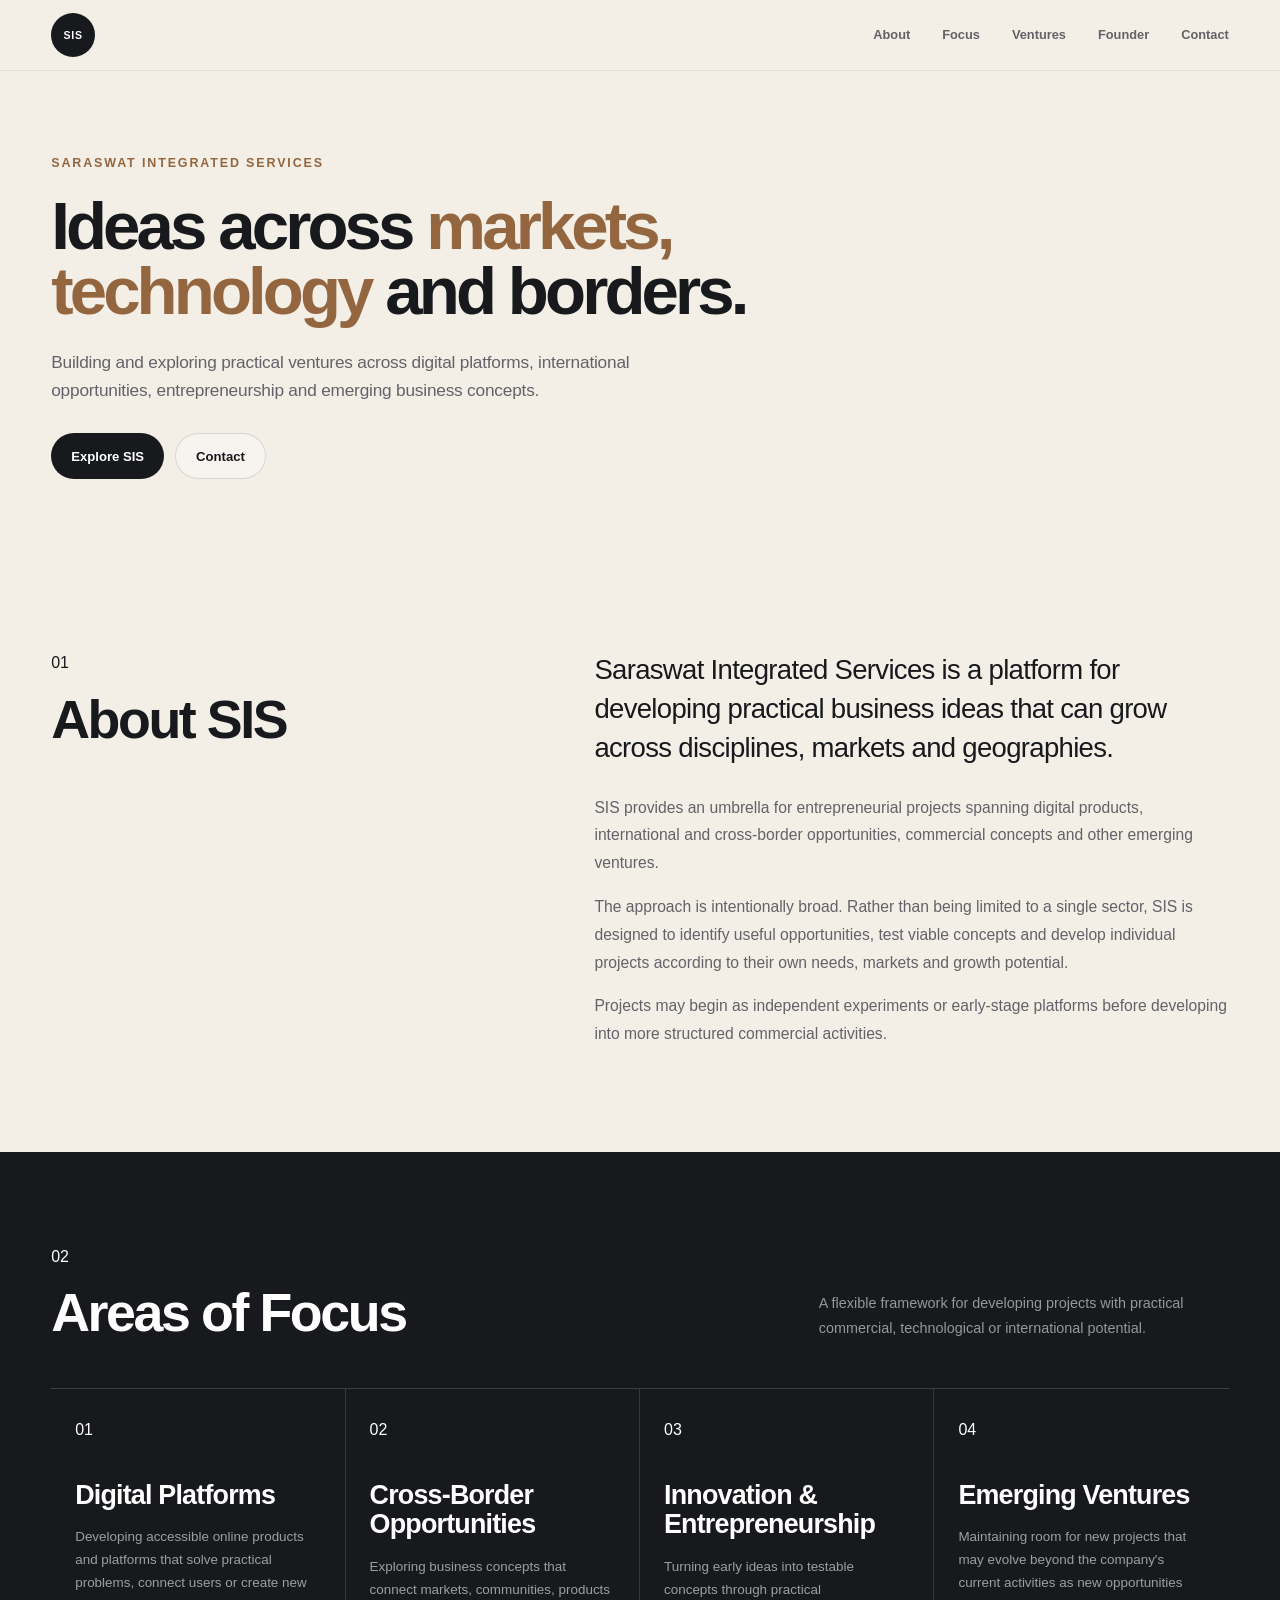
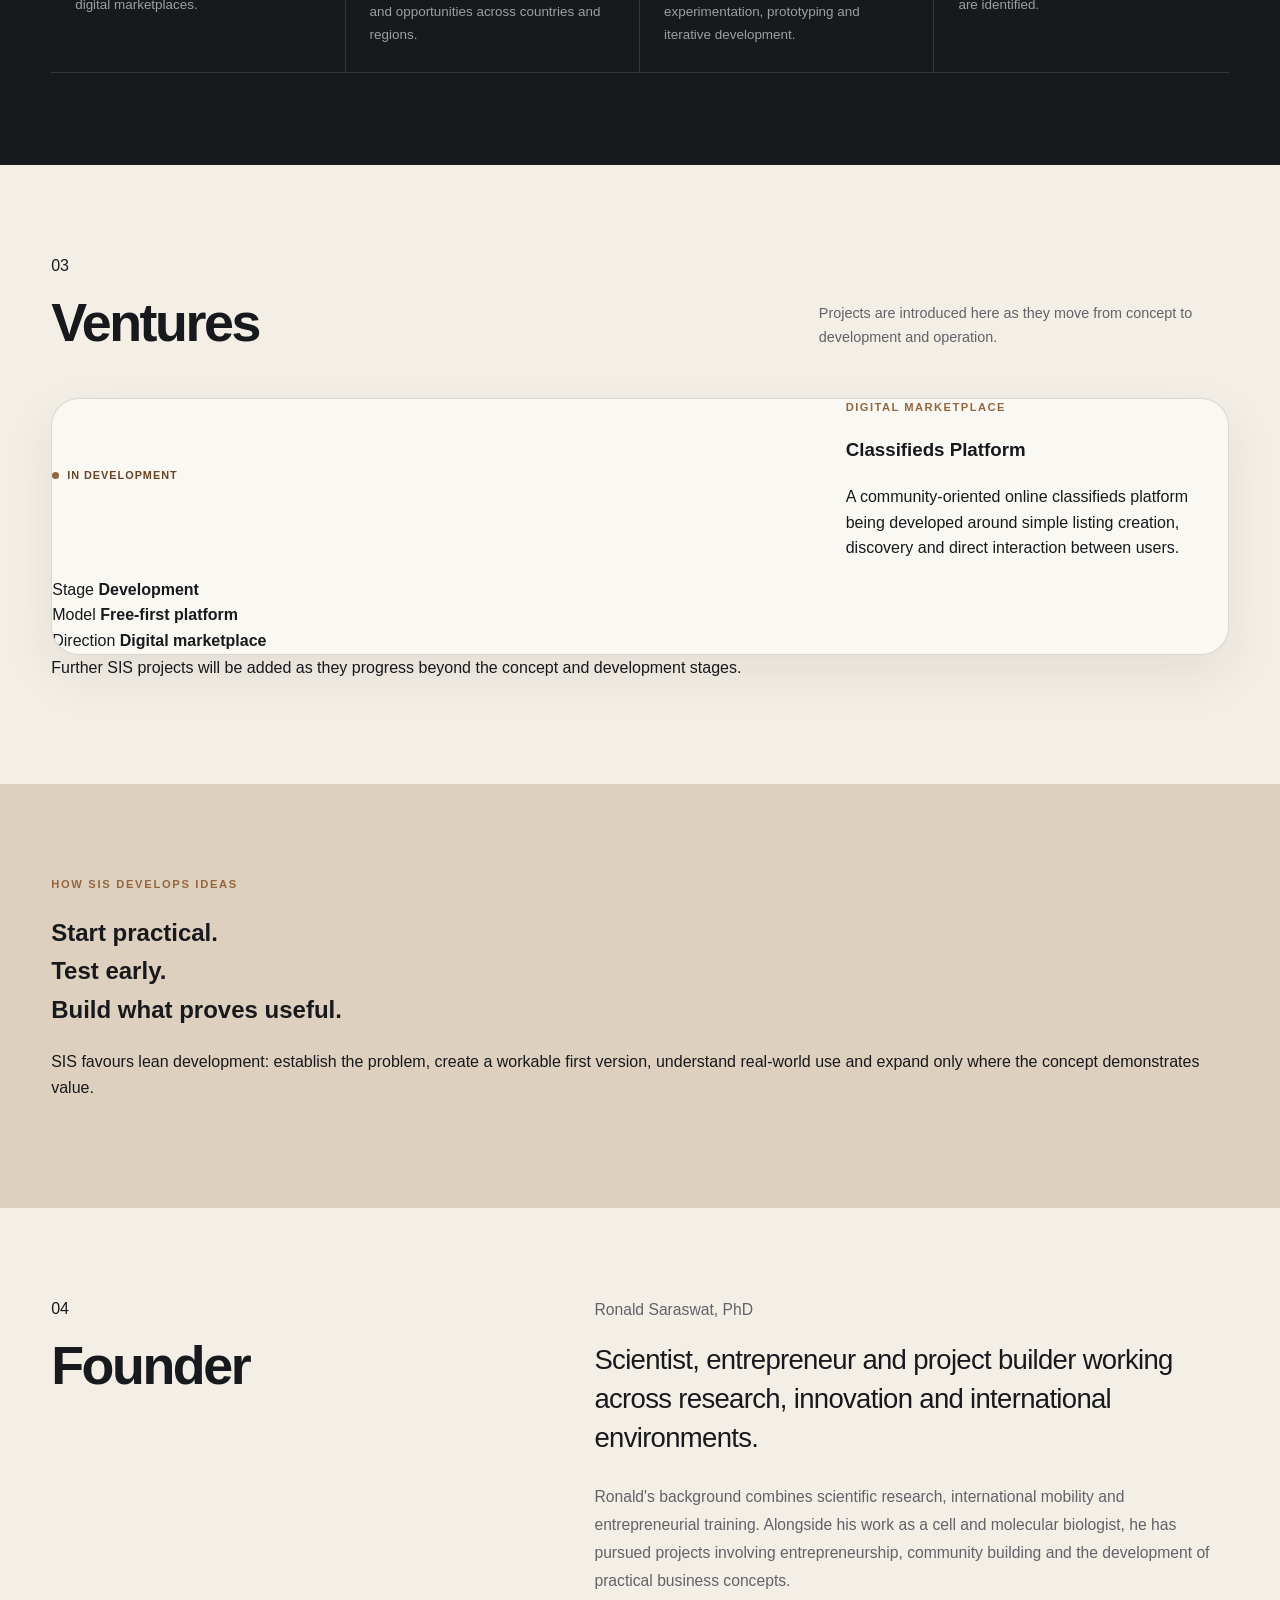
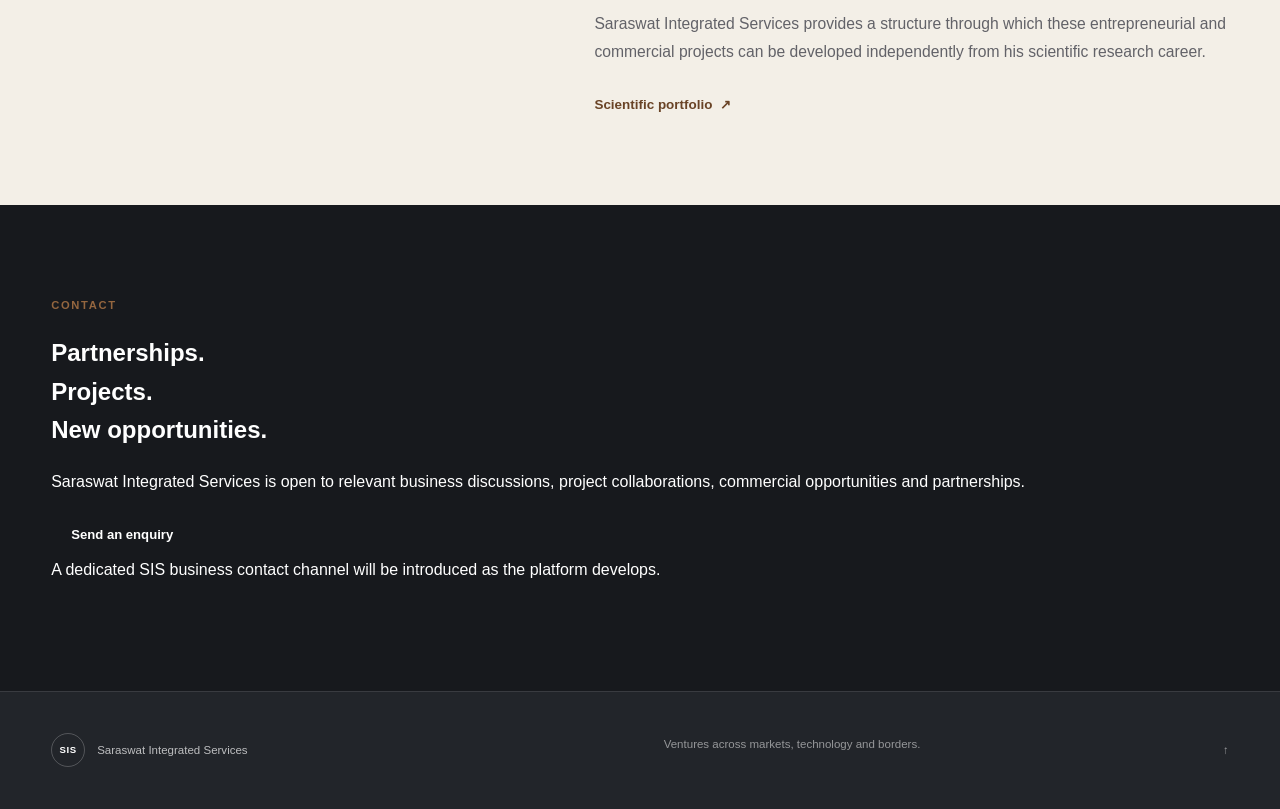
<file: Index.html>
<!DOCTYPE html>
<html lang="en">

<head>

    <meta charset="UTF-8">

    <meta
        name="viewport"
        content="width=device-width, initial-scale=1.0"
    >

    <title>
        Saraswat Integrated Services | Ventures Across Markets & Technology
    </title>

    <meta
        name="description"
        content="Saraswat Integrated Services is an India-based venture platform exploring digital products, international opportunities, entrepreneurship and emerging business concepts."
    >

    <meta
        name="author"
        content="Saraswat Integrated Services"
    >

    <meta
        name="robots"
        content="noindex, nofollow"
    >

    <meta
        name="theme-color"
        content="#f3efe7"
    >

    <link
        rel="stylesheet"
        href="css/style.css?v=1"
    >

</head>


<body>


    <a
        class="skip-link"
        href="#main-content"
    >
        Skip to content
    </a>


    <!-- =========================
         NAVIGATION
    ========================== -->

    <header class="site-header">

        <div class="nav-container">

            <a
                class="brand"
                href="#home"
                aria-label="Saraswat Integrated Services homepage"
            >
                SIS
            </a>


            <button
                class="menu-toggle"
                aria-label="Open navigation menu"
                aria-expanded="false"
                aria-controls="primary-navigation"
            >
                <span></span>
                <span></span>
            </button>


            <nav
                id="primary-navigation"
                class="site-nav"
                aria-label="Primary navigation"
            >

                <a href="#about">
                    About
                </a>

                <a href="#focus">
                    Focus
                </a>

                <a href="#ventures">
                    Ventures
                </a>

                <a href="#founder">
                    Founder
                </a>

                <a href="#contact">
                    Contact
                </a>

            </nav>

        </div>

    </header>



    <main id="main-content">


        <!-- =========================
             HERO
        ========================== -->

        <section
            id="home"
            class="hero"
        >

            <div class="hero-inner">

                <p class="eyebrow">
                    Saraswat Integrated Services
                </p>


                <h1>
                    Ideas across
                    <span>markets, technology</span>
                    and borders.
                </h1>


                <p class="hero-statement">
                    Building and exploring practical ventures across
                    digital platforms, international opportunities,
                    entrepreneurship and emerging business concepts.
                </p>


                <div class="hero-actions">

                    <a
                        class="button button-primary"
                        href="#ventures"
                    >
                        Explore SIS
                    </a>

                    <a
                        class="button button-secondary"
                        href="#contact"
                    >
                        Contact
                    </a>

                </div>


                <div
                    class="hero-line"
                    aria-hidden="true"
                ></div>

            </div>

        </section>



        <!-- =========================
             ABOUT
        ========================== -->

        <section
            id="about"
            class="section"
        >

            <div class="section-grid">

                <div class="section-heading">

                    <p class="section-number">
                        01
                    </p>

                    <h2>
                        About SIS
                    </h2>

                </div>


                <div class="section-content">

                    <p class="large-copy">
                        Saraswat Integrated Services is a platform for
                        developing practical business ideas that can grow
                        across disciplines, markets and geographies.
                    </p>


                    <p>
                        SIS provides an umbrella for entrepreneurial projects
                        spanning digital products, international and
                        cross-border opportunities, commercial concepts
                        and other emerging ventures.
                    </p>


                    <p>
                        The approach is intentionally broad. Rather than being
                        limited to a single sector, SIS is designed to identify
                        useful opportunities, test viable concepts and develop
                        individual projects according to their own needs,
                        markets and growth potential.
                    </p>


                    <p>
                        Projects may begin as independent experiments or
                        early-stage platforms before developing into more
                        structured commercial activities.
                    </p>

                </div>

            </div>

        </section>



        <!-- =========================
             FOCUS
        ========================== -->

        <section
            id="focus"
            class="section section-dark"
        >

            <div class="section-header">

                <div>

                    <p class="section-number">
                        02
                    </p>

                    <h2>
                        Areas of Focus
                    </h2>

                </div>


                <p>
                    A flexible framework for developing projects with
                    practical commercial, technological or international
                    potential.
                </p>

            </div>


            <div class="focus-grid">


                <article class="focus-card">

                    <span>
                        01
                    </span>

                    <h3>
                        Digital Platforms
                    </h3>

                    <p>
                        Developing accessible online products and platforms
                        that solve practical problems, connect users or
                        create new digital marketplaces.
                    </p>

                </article>


                <article class="focus-card">

                    <span>
                        02
                    </span>

                    <h3>
                        Cross-Border Opportunities
                    </h3>

                    <p>
                        Exploring business concepts that connect markets,
                        communities, products and opportunities across
                        countries and regions.
                    </p>

                </article>


                <article class="focus-card">

                    <span>
                        03
                    </span>

                    <h3>
                        Innovation & Entrepreneurship
                    </h3>

                    <p>
                        Turning early ideas into testable concepts through
                        practical experimentation, prototyping and
                        iterative development.
                    </p>

                </article>


                <article class="focus-card">

                    <span>
                        04
                    </span>

                    <h3>
                        Emerging Ventures
                    </h3>

                    <p>
                        Maintaining room for new projects that may evolve
                        beyond the company's current activities as new
                        opportunities are identified.
                    </p>

                </article>


            </div>

        </section>



        <!-- =========================
             VENTURES
        ========================== -->

        <section
            id="ventures"
            class="section ventures-section"
        >

            <div class="section-header">

                <div>

                    <p class="section-number">
                        03
                    </p>

                    <h2>
                        Ventures
                    </h2>

                </div>


                <p>
                    Projects are introduced here as they move from concept
                    to development and operation.
                </p>

            </div>


            <article class="venture-feature">

                <div class="venture-status">

                    <span class="status-dot"></span>

                    In development

                </div>


                <div class="venture-main">

                    <p class="venture-category">
                        Digital Marketplace
                    </p>

                    <h3>
                        Classifieds Platform
                    </h3>

                    <p>
                        A community-oriented online classifieds platform
                        being developed around simple listing creation,
                        discovery and direct interaction between users.
                    </p>

                </div>


                <div class="venture-meta">

                    <div>

                        <span>
                            Stage
                        </span>

                        <strong>
                            Development
                        </strong>

                    </div>


                    <div>

                        <span>
                            Model
                        </span>

                        <strong>
                            Free-first platform
                        </strong>

                    </div>


                    <div>

                        <span>
                            Direction
                        </span>

                        <strong>
                            Digital marketplace
                        </strong>

                    </div>

                </div>

            </article>


            <div class="future-ventures">

                <p>
                    Further SIS projects will be added as they progress
                    beyond the concept and development stages.
                </p>

            </div>

        </section>



        <!-- =========================
             APPROACH
        ========================== -->

        <section class="approach-section">

            <div class="approach-inner">

                <p class="eyebrow">
                    How SIS develops ideas
                </p>


                <h2>
                    Start practical.
                    <br>
                    Test early.
                    <br>
                    Build what proves useful.
                </h2>


                <p>
                    SIS favours lean development: establish the problem,
                    create a workable first version, understand real-world
                    use and expand only where the concept demonstrates value.
                </p>

            </div>

        </section>



        <!-- =========================
             FOUNDER
        ========================== -->

        <section
            id="founder"
            class="section"
        >

            <div class="section-grid founder-grid">


                <div class="section-heading">

                    <p class="section-number">
                        04
                    </p>

                    <h2>
                        Founder
                    </h2>

                </div>


                <div class="founder-content">

                    <p class="founder-name">
                        Ronald Saraswat, PhD
                    </p>


                    <p class="large-copy">
                        Scientist, entrepreneur and project builder
                        working across research, innovation and
                        international environments.
                    </p>


                    <p>
                        Ronald's background combines scientific research,
                        international mobility and entrepreneurial training.
                        Alongside his work as a cell and molecular biologist,
                        he has pursued projects involving entrepreneurship,
                        community building and the development of practical
                        business concepts.
                    </p>


                    <p>
                        Saraswat Integrated Services provides a structure
                        through which these entrepreneurial and commercial
                        projects can be developed independently from his
                        scientific research career.
                    </p>


                    <a
                        class="text-link"
                        href="https://ronald.saraswatintegratedservices.com/"
                        target="_blank"
                        rel="noopener noreferrer"
                    >
                        Scientific portfolio
                        <span aria-hidden="true">
                            ↗
                        </span>
                    </a>

                </div>

            </div>

        </section>



        <!-- =========================
             CONTACT
        ========================== -->

        <section
            id="contact"
            class="contact-section"
        >

            <div class="contact-inner">

                <p class="eyebrow">
                    Contact
                </p>


                <h2>
                    Partnerships.
                    <br>
                    Projects.
                    <br>
                    New opportunities.
                </h2>


                <p class="contact-copy">
                    Saraswat Integrated Services is open to relevant
                    business discussions, project collaborations,
                    commercial opportunities and partnerships.
                </p>


                <div class="contact-actions">

                    <a
                        class="button button-light"
                        href="https://ronald.saraswatintegratedservices.com/#contact"
                        target="_blank"
                        rel="noopener noreferrer"
                    >
                        Send an enquiry
                    </a>

                </div>


                <p class="contact-note">
                    A dedicated SIS business contact channel will be
                    introduced as the platform develops.
                </p>

            </div>

        </section>


    </main>



    <!-- =========================
         FOOTER
    ========================== -->

    <footer class="site-footer">

        <div class="footer-brand">

            <strong>
                SIS
            </strong>

            <span>
                Saraswat Integrated Services
            </span>

        </div>


        <p>
            Ventures across markets, technology and borders.
        </p>


        <a
            href="#home"
            aria-label="Back to top"
        >
            ↑
        </a>

    </footer>



    <script src="js/main.js"></script>


</body>

</html>
</file>
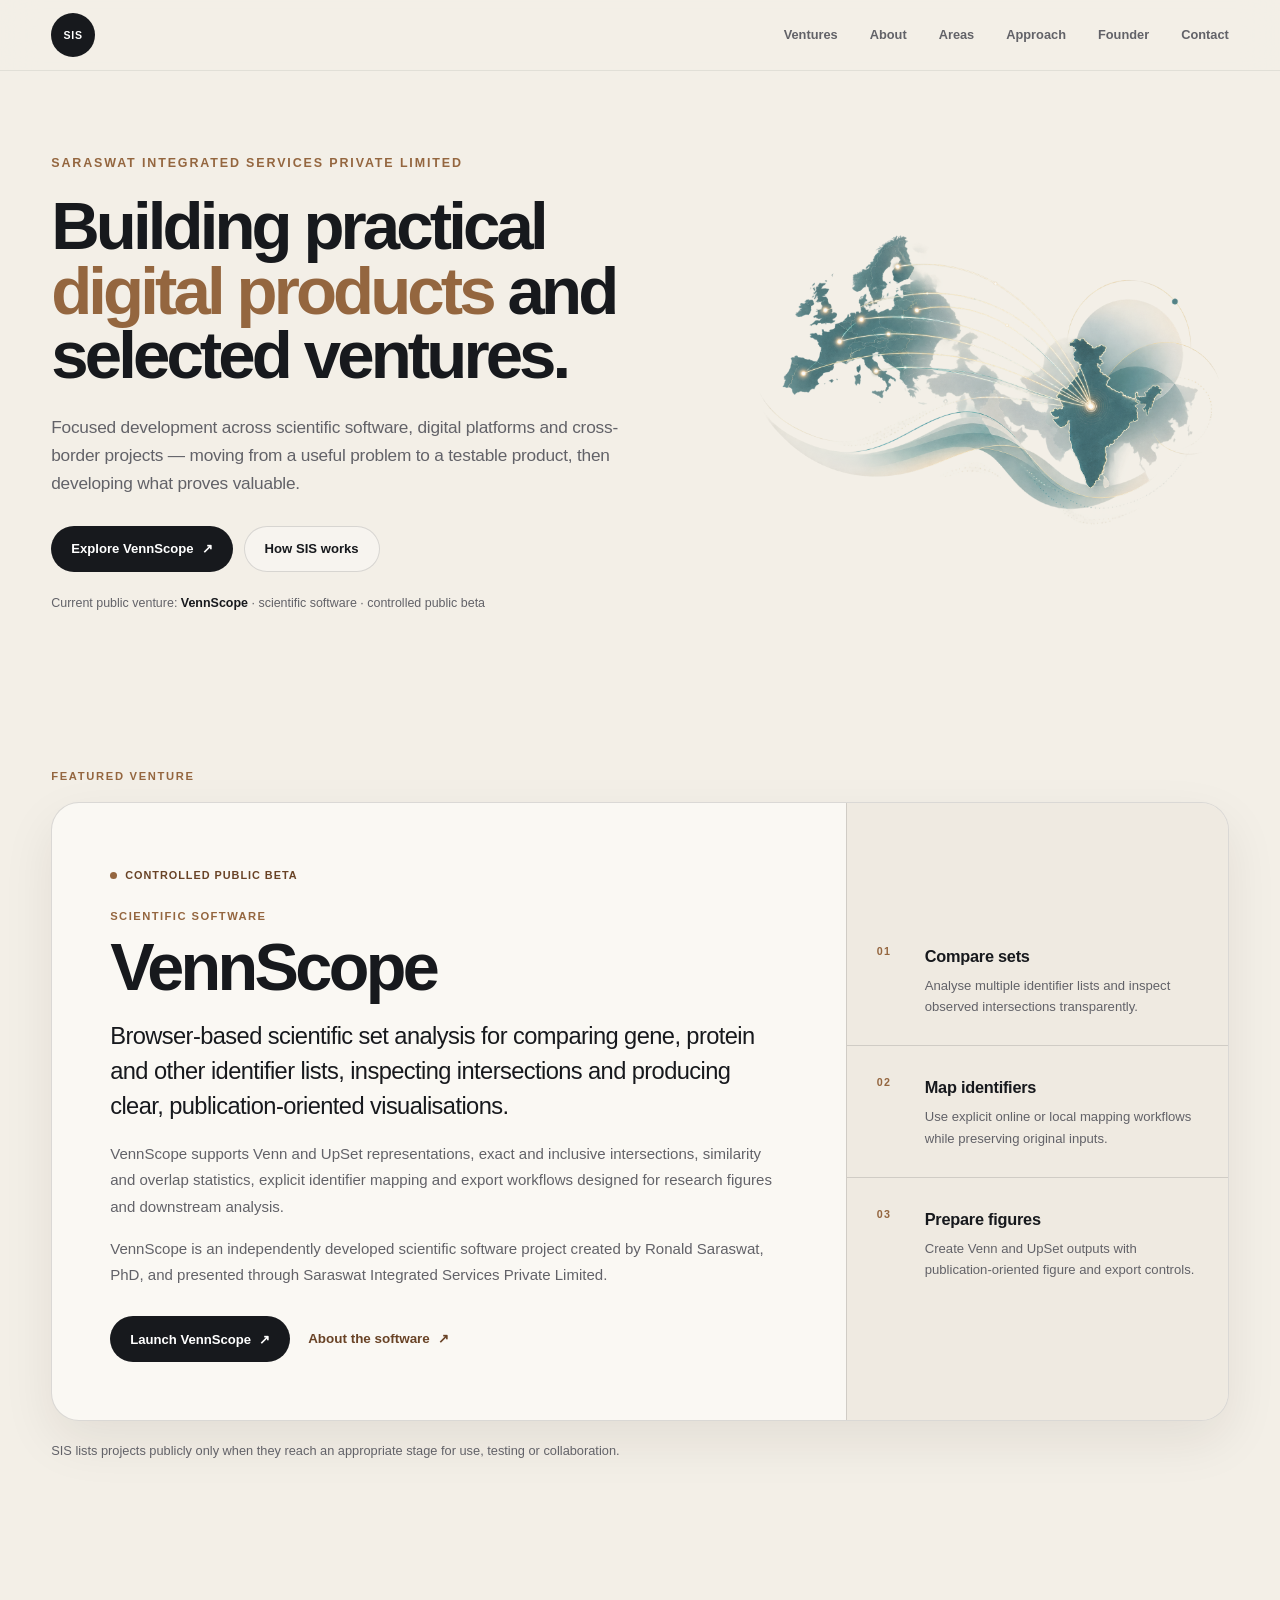
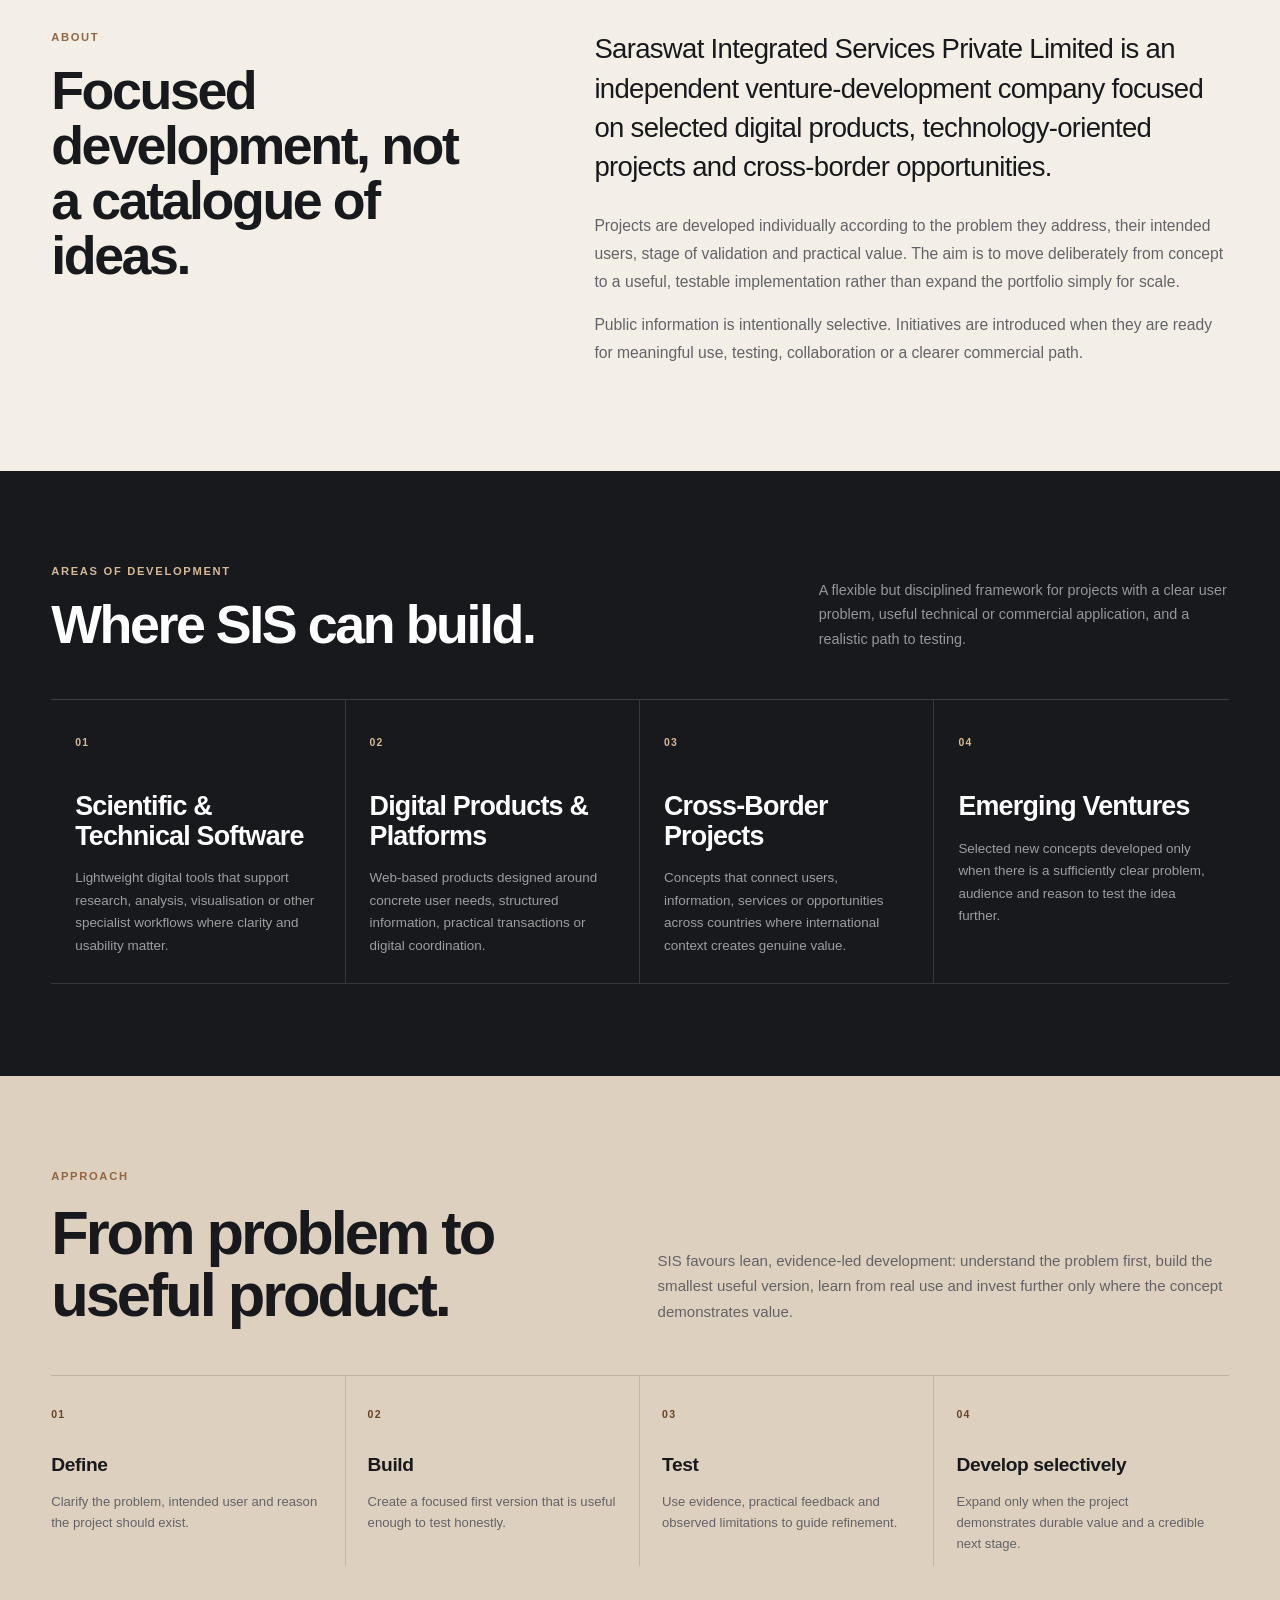
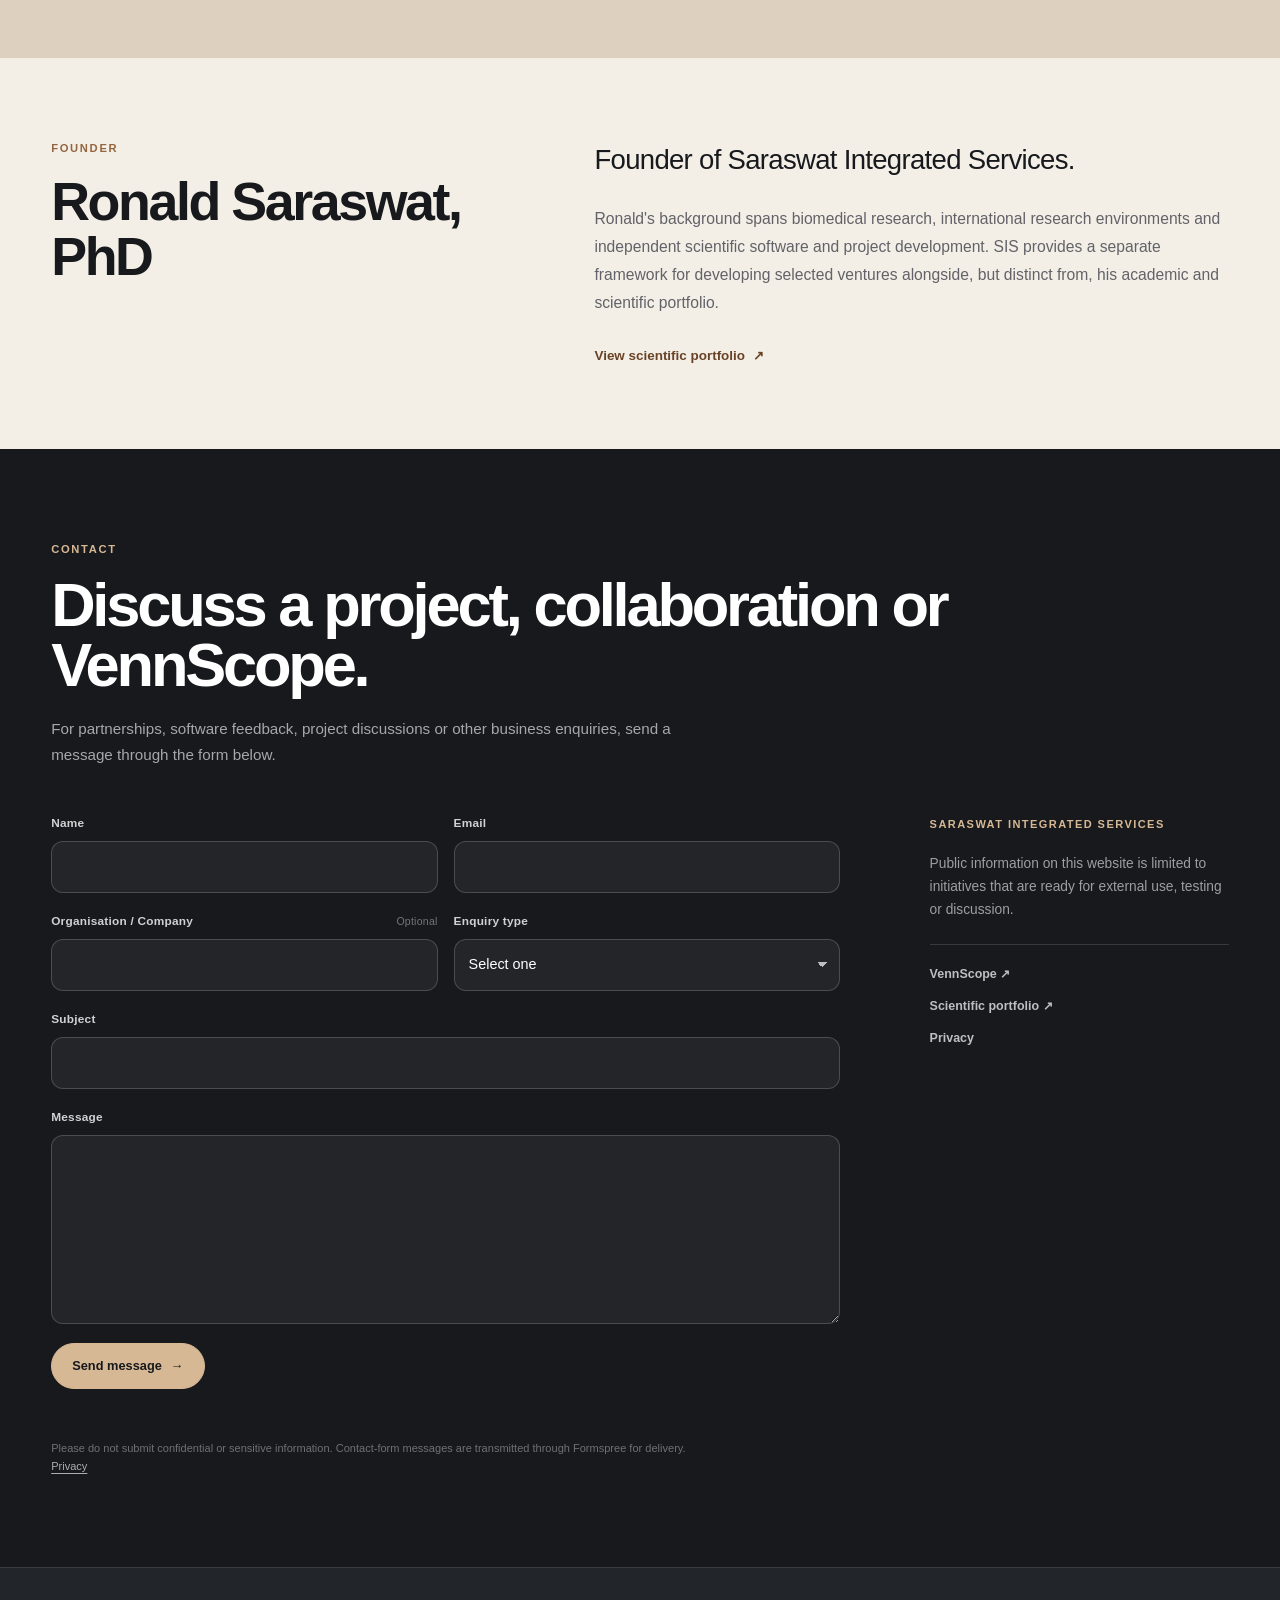
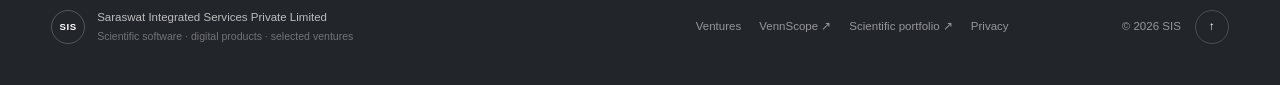
<file: index.html>
<!DOCTYPE html>
<html lang="en">
<head>
    <meta charset="UTF-8">
    <meta name="viewport" content="width=device-width, initial-scale=1.0">

    <title>Saraswat Integrated Services | Scientific Software, Digital Products & Ventures</title>
    <meta name="description" content="Saraswat Integrated Services Private Limited develops selected scientific software, digital products and cross-border projects through focused, iterative development. Explore VennScope and current public work.">
    <meta name="author" content="Saraswat Integrated Services Private Limited">

    <!-- Keep noindex during the final live-review phase. Remove when SIS is approved for search indexing. -->
    <meta name="robots" content="noindex, nofollow">

    <link rel="canonical" href="https://saraswatintegratedservices.com/">

    <meta property="og:type" content="website">
    <meta property="og:site_name" content="Saraswat Integrated Services">
    <meta property="og:title" content="Saraswat Integrated Services | Scientific Software, Digital Products & Ventures">
    <meta property="og:description" content="Selected scientific software, digital products and cross-border projects developed through focused, iterative development.">
    <meta property="og:url" content="https://saraswatintegratedservices.com/">
    <meta property="og:image" content="https://saraswatintegratedservices.com/assets/images/sis-social-card.png">
    <meta property="og:image:width" content="1200">
    <meta property="og:image:height" content="630">
    <meta property="og:image:alt" content="Saraswat Integrated Services — scientific software, digital products and selected ventures">

    <meta name="twitter:card" content="summary_large_image">
    <meta name="twitter:title" content="Saraswat Integrated Services | Scientific Software, Digital Products & Ventures">
    <meta name="twitter:description" content="Selected scientific software, digital products and cross-border projects developed through focused, iterative development.">
    <meta name="twitter:image" content="https://saraswatintegratedservices.com/assets/images/sis-social-card.png">

    <link rel="icon" href="/favicon.ico" sizes="any">
    <link rel="icon" type="image/svg+xml" href="/favicon.svg">
    <link rel="icon" type="image/png" sizes="32x32" href="/favicon-32x32.png">
    <link rel="icon" type="image/png" sizes="16x16" href="/favicon-16x16.png">
    <link rel="apple-touch-icon" sizes="180x180" href="/apple-touch-icon.png">
    <link rel="manifest" href="/site.webmanifest">

    <meta name="theme-color" content="#f3efe7">

    <link rel="stylesheet" href="/css/style.css?v=11">

    <script type="application/ld+json">
    {
      "@context": "https://schema.org",
      "@graph": [
        {
          "@type": "Organization",
          "@id": "https://saraswatintegratedservices.com/#organization",
          "name": "Saraswat Integrated Services Private Limited",
          "alternateName": "SIS",
          "url": "https://saraswatintegratedservices.com/",
          "logo": "https://saraswatintegratedservices.com/favicon-512x512.png",
          "description": "An independent venture-development company focused on selected scientific software, digital products and cross-border projects.",
          "founder": {
            "@type": "Person",
            "name": "Ronald Saraswat, PhD",
            "url": "https://ronald.saraswatintegratedservices.com/"
          }
        },
        {
          "@type": "WebSite",
          "@id": "https://saraswatintegratedservices.com/#website",
          "url": "https://saraswatintegratedservices.com/",
          "name": "Saraswat Integrated Services",
          "publisher": {
            "@id": "https://saraswatintegratedservices.com/#organization"
          }
        }
      ]
    }
    </script>
</head>

<body>
    <a class="skip-link" href="#main-content">Skip to content</a>

    <header class="site-header">
        <div class="nav-container">
            <a class="brand" href="#home" aria-label="Saraswat Integrated Services homepage">SIS</a>

            <button
                class="menu-toggle"
                type="button"
                aria-label="Open navigation menu"
                aria-expanded="false"
                aria-controls="primary-navigation"
            >
                <span></span>
                <span></span>
            </button>

            <nav id="primary-navigation" class="site-nav" aria-label="Primary navigation">
                <a href="#ventures">Ventures</a>
                <a href="#about">About</a>
                <a href="#focus">Areas</a>
                <a href="#approach">Approach</a>
                <a href="#founder">Founder</a>
                <a href="#contact">Contact</a>
            </nav>
        </div>
    </header>

    <main id="main-content">
        <section id="home" class="hero">
            <div class="hero-grid">
                <div class="hero-content">
                    <p class="eyebrow">Saraswat Integrated Services Private Limited</p>

                    <h1>
                        Building practical
                        <span>digital products</span>
                        and selected ventures.
                    </h1>

                    <p class="hero-statement">
                        Focused development across scientific software, digital platforms and cross-border projects — moving from a useful problem to a testable product, then developing what proves valuable.
                    </p>

                    <div class="hero-actions">
                        <a
                            class="button button-primary"
                            href="https://vennscope.saraswatintegratedservices.com/"
                            target="_blank"
                            rel="noopener noreferrer"
                        >
                            Explore VennScope
                            <span aria-hidden="true">↗</span>
                        </a>

                        <a class="button button-secondary" href="#approach">How SIS works</a>
                    </div>

                    <p class="hero-note">
                        Current public venture: <strong>VennScope</strong> · scientific software · controlled public beta
                    </p>
                </div>

                <figure class="hero-visual" aria-hidden="true">
                    <img
                        class="hero-network-image"
                        src="/assets/images/sis-india-europe-network.png"
                        alt=""
                        width="1536"
                        height="1024"
                        fetchpriority="high"
                    >
                </figure>
            </div>
        </section>

        <section id="ventures" class="section section-tight ventures-section">
            <div class="section-kicker">Featured venture</div>

            <article class="venture-feature" aria-labelledby="vennscope-venture-title">
                <div class="venture-copy">
                    <div class="venture-status">
                        <span class="status-dot" aria-hidden="true"></span>
                        Controlled public beta
                    </div>

                    <p class="venture-category">Scientific software</p>

                    <h2 id="vennscope-venture-title">VennScope</h2>

                    <p class="venture-lede">
                        Browser-based scientific set analysis for comparing gene, protein and other identifier lists, inspecting intersections and producing clear, publication-oriented visualisations.
                    </p>

                    <p class="venture-description">
                        VennScope supports Venn and UpSet representations, exact and inclusive intersections, similarity and overlap statistics, explicit identifier mapping and export workflows designed for research figures and downstream analysis.
                    </p>

                    <p class="venture-origin">
                        VennScope is an independently developed scientific software project created by Ronald Saraswat, PhD, and presented through Saraswat Integrated Services Private Limited.
                    </p>

                    <div class="venture-actions">
                        <a
                            class="button button-primary"
                            href="https://vennscope.saraswatintegratedservices.com/"
                            target="_blank"
                            rel="noopener noreferrer"
                        >
                            Launch VennScope
                            <span aria-hidden="true">↗</span>
                        </a>

                        <a
                            class="text-link"
                            href="https://vennscope.saraswatintegratedservices.com/about"
                            target="_blank"
                            rel="noopener noreferrer"
                        >
                            About the software
                            <span aria-hidden="true">↗</span>
                        </a>
                    </div>
                </div>

                <div class="venture-capabilities" aria-label="VennScope capabilities">
                    <div class="capability-item">
                        <span>01</span>
                        <div>
                            <h3>Compare sets</h3>
                            <p>Analyse multiple identifier lists and inspect observed intersections transparently.</p>
                        </div>
                    </div>

                    <div class="capability-item">
                        <span>02</span>
                        <div>
                            <h3>Map identifiers</h3>
                            <p>Use explicit online or local mapping workflows while preserving original inputs.</p>
                        </div>
                    </div>

                    <div class="capability-item">
                        <span>03</span>
                        <div>
                            <h3>Prepare figures</h3>
                            <p>Create Venn and UpSet outputs with publication-oriented figure and export controls.</p>
                        </div>
                    </div>
                </div>
            </article>

            <p class="ventures-note">
                SIS lists projects publicly only when they reach an appropriate stage for use, testing or collaboration.
            </p>
        </section>

        <section id="about" class="section">
            <div class="section-grid">
                <div class="section-heading">
                    <p class="section-kicker">About</p>
                    <h2>Focused development, not a catalogue of ideas.</h2>
                </div>

                <div class="section-content">
                    <p class="large-copy">
                        Saraswat Integrated Services Private Limited is an independent venture-development company focused on selected digital products, technology-oriented projects and cross-border opportunities.
                    </p>

                    <p>
                        Projects are developed individually according to the problem they address, their intended users, stage of validation and practical value. The aim is to move deliberately from concept to a useful, testable implementation rather than expand the portfolio simply for scale.
                    </p>

                    <p>
                        Public information is intentionally selective. Initiatives are introduced when they are ready for meaningful use, testing, collaboration or a clearer commercial path.
                    </p>
                </div>
            </div>
        </section>

        <section id="focus" class="section-dark">
            <div class="section-header">
                <div>
                    <p class="section-kicker section-kicker-light">Areas of development</p>
                    <h2>Where SIS can build.</h2>
                </div>

                <p>
                    A flexible but disciplined framework for projects with a clear user problem, useful technical or commercial application, and a realistic path to testing.
                </p>
            </div>

            <div class="focus-grid">
                <article class="focus-card">
                    <span class="focus-index">01</span>
                    <h3>Scientific &amp; Technical Software</h3>
                    <p>
                        Lightweight digital tools that support research, analysis, visualisation or other specialist workflows where clarity and usability matter.
                    </p>
                </article>

                <article class="focus-card">
                    <span class="focus-index">02</span>
                    <h3>Digital Products &amp; Platforms</h3>
                    <p>
                        Web-based products designed around concrete user needs, structured information, practical transactions or digital coordination.
                    </p>
                </article>

                <article class="focus-card">
                    <span class="focus-index">03</span>
                    <h3>Cross-Border Projects</h3>
                    <p>
                        Concepts that connect users, information, services or opportunities across countries where international context creates genuine value.
                    </p>
                </article>

                <article class="focus-card">
                    <span class="focus-index">04</span>
                    <h3>Emerging Ventures</h3>
                    <p>
                        Selected new concepts developed only when there is a sufficiently clear problem, audience and reason to test the idea further.
                    </p>
                </article>
            </div>
        </section>

        <section id="approach" class="approach-section">
            <div class="approach-inner">
                <div class="approach-intro">
                    <p class="section-kicker">Approach</p>
                    <h2>From problem to useful product.</h2>
                    <p>
                        SIS favours lean, evidence-led development: understand the problem first, build the smallest useful version, learn from real use and invest further only where the concept demonstrates value.
                    </p>
                </div>

                <div class="approach-steps" aria-label="SIS development approach">
                    <article class="approach-step">
                        <span>01</span>
                        <h3>Define</h3>
                        <p>Clarify the problem, intended user and reason the project should exist.</p>
                    </article>

                    <article class="approach-step">
                        <span>02</span>
                        <h3>Build</h3>
                        <p>Create a focused first version that is useful enough to test honestly.</p>
                    </article>

                    <article class="approach-step">
                        <span>03</span>
                        <h3>Test</h3>
                        <p>Use evidence, practical feedback and observed limitations to guide refinement.</p>
                    </article>

                    <article class="approach-step">
                        <span>04</span>
                        <h3>Develop selectively</h3>
                        <p>Expand only when the project demonstrates durable value and a credible next stage.</p>
                    </article>
                </div>
            </div>
        </section>

        <section id="founder" class="section founder-section">
            <div class="section-grid founder-grid">
                <div class="section-heading">
                    <p class="section-kicker">Founder</p>
                    <h2>Ronald Saraswat, PhD</h2>
                </div>

                <div class="founder-content">
                    <p class="large-copy">Founder of Saraswat Integrated Services.</p>

                    <p>
                        Ronald's background spans biomedical research, international research environments and independent scientific software and project development. SIS provides a separate framework for developing selected ventures alongside, but distinct from, his academic and scientific portfolio.
                    </p>

                    <a
                        class="text-link"
                        href="https://ronald.saraswatintegratedservices.com/"
                        target="_blank"
                        rel="noopener noreferrer"
                    >
                        View scientific portfolio
                        <span aria-hidden="true">↗</span>
                    </a>
                </div>
            </div>
        </section>

        <section id="contact" class="contact-section">
            <div class="contact-inner">
                <div class="contact-header">
                    <p class="section-kicker section-kicker-light">Contact</p>
                    <h2>Discuss a project, collaboration or VennScope.</h2>
                    <p class="contact-intro">
                        For partnerships, software feedback, project discussions or other business enquiries, send a message through the form below.
                    </p>
                </div>

                <div class="contact-layout">
                    <form class="contact-form" action="https://formspree.io/f/mwlevjrv" method="POST">
                        <div class="form-row">
                            <div class="form-field">
                                <label for="name">Name</label>
                                <input type="text" id="name" name="name" autocomplete="name" required>
                            </div>

                            <div class="form-field">
                                <label for="email">Email</label>
                                <input type="email" id="email" name="email" autocomplete="email" required>
                            </div>
                        </div>

                        <div class="form-row">
                            <div class="form-field">
                                <label for="organisation">Organisation / Company <span>Optional</span></label>
                                <input type="text" id="organisation" name="organisation" autocomplete="organization">
                            </div>

                            <div class="form-field">
                                <label for="enquiry-type">Enquiry type</label>
                                <select id="enquiry-type" name="enquiry_type" required>
                                    <option value="" selected disabled>Select one</option>
                                    <option value="VennScope / scientific software">VennScope / scientific software</option>
                                    <option value="Partnership / collaboration">Partnership / collaboration</option>
                                    <option value="Digital project">Digital project</option>
                                    <option value="Cross-border opportunity">Cross-border opportunity</option>
                                    <option value="General business enquiry">General business enquiry</option>
                                </select>
                            </div>
                        </div>

                        <div class="form-field">
                            <label for="subject">Subject</label>
                            <input type="text" id="subject" name="subject" required>
                        </div>

                        <div class="form-field">
                            <label for="message">Message</label>
                            <textarea id="message" name="message" rows="7" required></textarea>
                        </div>

                        <div class="form-honeypot" aria-hidden="true">
                            <label for="website">Leave this field empty</label>
                            <input type="text" id="website" name="_gotcha" tabindex="-1" autocomplete="off">
                        </div>

                        <button class="form-submit" type="submit">
                            Send message
                            <span aria-hidden="true">→</span>
                        </button>

                        <div class="form-status" role="status" aria-live="polite"></div>

                        <p class="form-privacy">
                            Please do not submit confidential or sensitive information. Contact-form messages are transmitted through Formspree for delivery. <a href="/privacy/">Privacy</a>
                        </p>
                    </form>

                    <aside class="contact-side">
                        <p class="contact-side-label">Saraswat Integrated Services</p>

                        <p>
                            Public information on this website is limited to initiatives that are ready for external use, testing or discussion.
                        </p>

                        <div class="contact-side-links">
                            <a href="https://vennscope.saraswatintegratedservices.com/" target="_blank" rel="noopener noreferrer">VennScope ↗</a>
                            <a href="https://ronald.saraswatintegratedservices.com/" target="_blank" rel="noopener noreferrer">Scientific portfolio ↗</a>
                            <a href="/privacy/">Privacy</a>
                        </div>
                    </aside>
                </div>
            </div>
        </section>
    </main>

    <footer class="site-footer">
        <div class="footer-brand">
            <strong>SIS</strong>
            <div>
                <span>Saraswat Integrated Services Private Limited</span>
                <small>Scientific software · digital products · selected ventures</small>
            </div>
        </div>

        <nav class="footer-links" aria-label="Footer navigation">
            <a href="#ventures">Ventures</a>
            <a href="https://vennscope.saraswatintegratedservices.com/" target="_blank" rel="noopener noreferrer">VennScope ↗</a>
            <a href="https://ronald.saraswatintegratedservices.com/" target="_blank" rel="noopener noreferrer">Scientific portfolio ↗</a>
            <a href="/privacy/">Privacy</a>
        </nav>

        <div class="footer-meta">
            <span>© <span data-current-year>2026</span> SIS</span>
            <a href="#home" aria-label="Back to top">↑</a>
        </div>
    </footer>

    <script src="/js/main.js?v=11" defer></script>
</body>
</html>
</file>
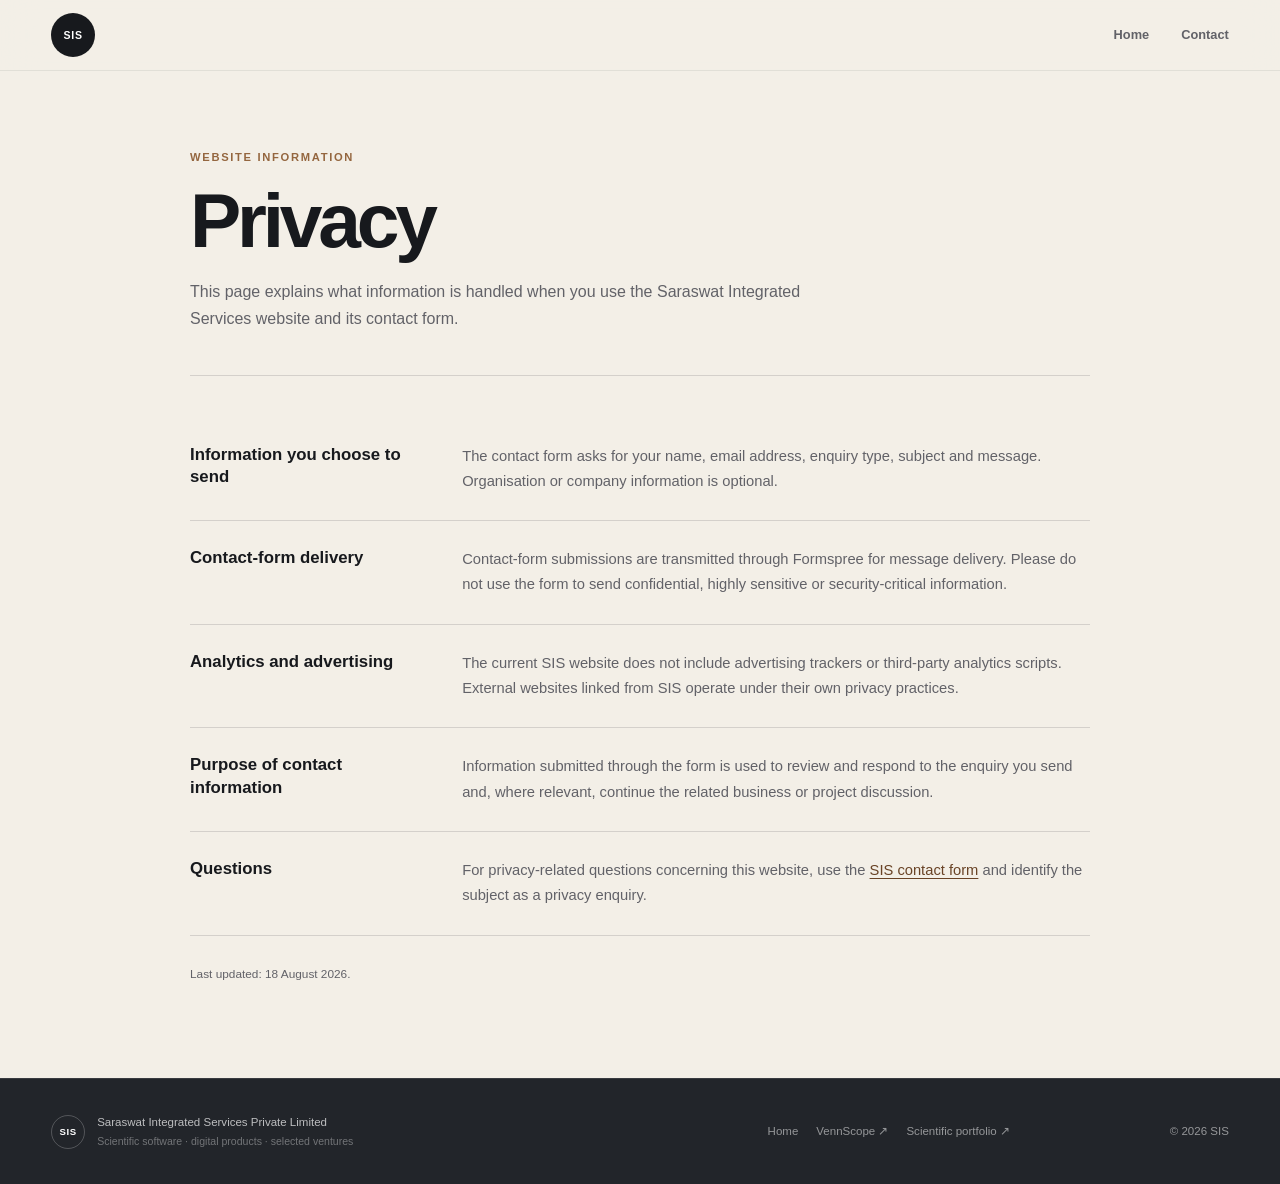
<file: privacy/index.html>
<!DOCTYPE html>
<html lang="en">
<head>
    <meta charset="UTF-8">
    <meta name="viewport" content="width=device-width, initial-scale=1.0">

    <title>Privacy | Saraswat Integrated Services</title>
    <meta name="description" content="Privacy information for the Saraswat Integrated Services website and contact form.">
    <meta name="author" content="Saraswat Integrated Services Private Limited">
    <meta name="robots" content="noindex, nofollow">

    <link rel="canonical" href="https://saraswatintegratedservices.com/privacy/">

    <link rel="icon" href="/favicon.ico" sizes="any">
    <link rel="icon" type="image/svg+xml" href="/favicon.svg">
    <link rel="apple-touch-icon" sizes="180x180" href="/apple-touch-icon.png">
    <meta name="theme-color" content="#f3efe7">

    <link rel="stylesheet" href="/css/style.css?v=11">
</head>
<body>
    <a class="skip-link" href="#main-content">Skip to content</a>

    <header class="site-header">
        <div class="nav-container">
            <a class="brand" href="/" aria-label="Saraswat Integrated Services homepage">SIS</a>

            <nav class="utility-nav" aria-label="Privacy page navigation">
                <a href="/">Home</a>
                <a href="/#contact">Contact</a>
            </nav>
        </div>
    </header>

    <main id="main-content" class="policy-page">
        <section class="policy-hero">
            <p class="section-kicker">Website information</p>
            <h1>Privacy</h1>
            <p>
                This page explains what information is handled when you use the Saraswat Integrated Services website and its contact form.
            </p>
        </section>

        <section class="policy-content">
            <article>
                <h2>Information you choose to send</h2>
                <p>
                    The contact form asks for your name, email address, enquiry type, subject and message. Organisation or company information is optional.
                </p>
            </article>

            <article>
                <h2>Contact-form delivery</h2>
                <p>
                    Contact-form submissions are transmitted through Formspree for message delivery. Please do not use the form to send confidential, highly sensitive or security-critical information.
                </p>
            </article>

            <article>
                <h2>Analytics and advertising</h2>
                <p>
                    The current SIS website does not include advertising trackers or third-party analytics scripts. External websites linked from SIS operate under their own privacy practices.
                </p>
            </article>

            <article>
                <h2>Purpose of contact information</h2>
                <p>
                    Information submitted through the form is used to review and respond to the enquiry you send and, where relevant, continue the related business or project discussion.
                </p>
            </article>

            <article>
                <h2>Questions</h2>
                <p>
                    For privacy-related questions concerning this website, use the <a href="/#contact">SIS contact form</a> and identify the subject as a privacy enquiry.
                </p>
            </article>

            <p class="policy-updated">Last updated: 18 August 2026.</p>
        </section>
    </main>

    <footer class="site-footer site-footer-simple">
        <div class="footer-brand">
            <strong>SIS</strong>
            <div>
                <span>Saraswat Integrated Services Private Limited</span>
                <small>Scientific software · digital products · selected ventures</small>
            </div>
        </div>

        <nav class="footer-links" aria-label="Footer navigation">
            <a href="/">Home</a>
            <a href="https://vennscope.saraswatintegratedservices.com/" target="_blank" rel="noopener noreferrer">VennScope ↗</a>
            <a href="https://ronald.saraswatintegratedservices.com/" target="_blank" rel="noopener noreferrer">Scientific portfolio ↗</a>
        </nav>

        <div class="footer-meta">
            <span>© <span data-current-year>2026</span> SIS</span>
        </div>
    </footer>

    <script src="/js/main.js?v=11" defer></script>
</body>
</html>
</file>
<file: css/style.css>
/* =========================================================
   SARASWAT INTEGRATED SERVICES
   CONSOLIDATED DESIGN PASS v11
========================================================= */

:root {
    --background: #f3efe7;
    --surface: #faf8f3;
    --surface-deep: #e9e1d4;
    --text-primary: #17191d;
    --text-secondary: #626268;
    --accent: #94663f;
    --accent-dark: #694326;
    --accent-soft: #ded0be;
    --dark: #17191d;
    --dark-soft: #22252a;
    --contact-accent: #d7b894;
    --contact-accent-light: #e5cbae;
    --border: rgba(23, 25, 29, 0.14);
    --content-width: 1180px;
    --radius-small: 10px;
    --radius-medium: 18px;
    --radius-large: 28px;
    --shadow: 0 20px 52px rgba(35, 27, 18, 0.08);
}

* {
    box-sizing: border-box;
}

html {
    scroll-behavior: smooth;
}

body {
    margin: 0;
    overflow-x: hidden;
    font-family: -apple-system, BlinkMacSystemFont, "Segoe UI", Helvetica, Arial, sans-serif;
    background: var(--background);
    color: var(--text-primary);
    line-height: 1.6;
    -webkit-font-smoothing: antialiased;
    text-rendering: optimizeLegibility;
}

body.menu-open {
    overflow: hidden;
}

a {
    color: inherit;
    text-decoration: none;
}

button,
input,
textarea,
select {
    font: inherit;
}

img {
    display: block;
    max-width: 100%;
}

p {
    margin-top: 0;
}

section {
    scroll-margin-top: 76px;
}

a:focus-visible,
button:focus-visible,
input:focus-visible,
textarea:focus-visible,
select:focus-visible {
    outline: 2px solid var(--accent);
    outline-offset: 4px;
}

.skip-link {
    position: fixed;
    top: -100px;
    left: 20px;
    z-index: 9999;
    padding: 10px 16px;
    border-radius: 8px;
    background: var(--dark);
    color: #fff;
}

.skip-link:focus {
    top: 18px;
}

/* =========================================================
   HEADER / NAVIGATION
========================================================= */

.site-header {
    position: sticky;
    top: 0;
    z-index: 1000;
    border-bottom: 1px solid rgba(23, 25, 29, 0.08);
    background: rgba(243, 239, 231, 0.93);
    backdrop-filter: blur(18px);
    -webkit-backdrop-filter: blur(18px);
}

.nav-container {
    width: min(92%, var(--content-width));
    height: 70px;
    margin: 0 auto;
    display: flex;
    align-items: center;
    justify-content: space-between;
    gap: 28px;
}

.brand {
    width: 44px;
    height: 44px;
    flex: 0 0 auto;
    display: grid;
    place-items: center;
    border-radius: 50%;
    background: var(--dark);
    color: #fff;
    font-size: 0.66rem;
    font-weight: 800;
    letter-spacing: 0.08em;
    transition: background 180ms ease, transform 180ms ease;
}

.brand:hover {
    background: var(--accent);
    transform: translateY(-1px);
}

.site-nav,
.utility-nav {
    display: flex;
    align-items: center;
    gap: clamp(18px, 2.5vw, 34px);
    color: var(--text-secondary);
    font-size: 0.8rem;
    font-weight: 650;
}

.site-nav a,
.utility-nav a {
    position: relative;
    white-space: nowrap;
    transition: color 180ms ease;
}

.site-nav a:hover,
.utility-nav a:hover {
    color: var(--text-primary);
}

.site-nav a::after,
.utility-nav a::after {
    content: "";
    position: absolute;
    left: 0;
    bottom: -6px;
    width: 100%;
    height: 1px;
    background: var(--accent);
    transform: scaleX(0);
    transform-origin: right;
    transition: transform 180ms ease;
}

.site-nav a:hover::after,
.utility-nav a:hover::after {
    transform: scaleX(1);
    transform-origin: left;
}

.menu-toggle {
    display: none;
    width: 44px;
    height: 44px;
    padding: 0;
    border: 0;
    background: transparent;
    cursor: pointer;
}

.menu-toggle span {
    display: block;
    width: 21px;
    height: 1.5px;
    margin: 6px auto;
    background: var(--text-primary);
    transition: transform 180ms ease;
}

/* =========================================================
   SHARED TYPE / LAYOUT
========================================================= */

.eyebrow,
.section-kicker {
    margin: 0 0 16px;
    color: var(--accent);
    font-size: 0.7rem;
    font-weight: 800;
    letter-spacing: 0.15em;
    text-transform: uppercase;
}

.section-kicker-light {
    color: var(--contact-accent);
}

.section {
    width: min(92%, var(--content-width));
    margin: 0 auto;
    padding: 88px 0;
}

.section-tight {
    padding-top: 72px;
    padding-bottom: 80px;
}

.section-grid {
    display: grid;
    grid-template-columns: minmax(250px, 0.82fr) minmax(0, 1.18fr);
    gap: clamp(48px, 8vw, 110px);
    align-items: start;
}

.section-heading h2,
.section-header h2 {
    margin: 0;
    font-size: clamp(2.3rem, 4.2vw, 4.15rem);
    font-weight: 570;
    letter-spacing: -0.045em;
    line-height: 1.02;
}

.section-content,
.founder-content {
    max-width: 710px;
}

.section-content > p,
.founder-content > p:not(.large-copy) {
    color: var(--text-secondary);
    font-size: 0.98rem;
    line-height: 1.78;
}

.large-copy {
    margin-bottom: 26px !important;
    color: var(--text-primary) !important;
    font-size: clamp(1.35rem, 2.15vw, 1.92rem) !important;
    line-height: 1.42 !important;
    letter-spacing: -0.025em;
}

.section-header {
    display: flex;
    align-items: flex-end;
    justify-content: space-between;
    gap: 56px;
    margin-bottom: 48px;
}

.section-header > p {
    max-width: 410px;
    margin: 0;
    color: var(--text-secondary);
    font-size: 0.9rem;
    line-height: 1.7;
}

/* =========================================================
   HERO
========================================================= */

.hero {
    width: min(92%, var(--content-width));
    margin: 0 auto;
    padding: clamp(58px, 6.5vw, 88px) 0 clamp(64px, 6.5vw, 92px);
}

.hero-grid {
    display: grid;
    grid-template-columns: minmax(0, 1.08fr) minmax(340px, 0.92fr);
    align-items: center;
    gap: clamp(32px, 4vw, 54px);
}

.hero-content {
    min-width: 0;
    position: relative;
    z-index: 2;
}

.hero .eyebrow {
    margin-bottom: 20px;
    font-size: 0.78rem;
}

.hero h1 {
    max-width: 720px;
    margin: 0 0 26px;
    font-size: clamp(3.2rem, 5.25vw, 5.5rem);
    font-weight: 560;
    letter-spacing: -0.058em;
    line-height: 0.96;
}

.hero h1 span {
    color: var(--accent);
}

.hero-statement {
    max-width: 660px;
    margin-bottom: 28px;
    color: var(--text-secondary);
    font-size: clamp(1rem, 1.35vw, 1.18rem);
    line-height: 1.62;
    letter-spacing: -0.012em;
}

.hero-actions {
    display: flex;
    flex-wrap: wrap;
    gap: 11px;
}

.hero-note {
    margin: 22px 0 0;
    color: var(--text-secondary);
    font-size: 0.78rem;
    line-height: 1.55;
}

.hero-note strong {
    color: var(--text-primary);
}

.hero-visual {
    width: 100%;
    margin: 0;
}

.hero-network-image {
    width: 100%;
    max-width: 500px;
    height: auto;
    margin-left: auto;
    object-fit: contain;
    border-radius: 16px;
    opacity: 0.94;
    filter: saturate(0.88) contrast(0.98);
}

/* =========================================================
   BUTTONS / LINKS
========================================================= */

.button {
    display: inline-flex;
    align-items: center;
    justify-content: center;
    gap: 8px;
    min-height: 46px;
    padding: 0 20px;
    border-radius: 50px;
    font-size: 0.82rem;
    font-weight: 750;
    transition: transform 180ms ease, background 180ms ease, color 180ms ease, border-color 180ms ease;
}

.button:hover {
    transform: translateY(-2px);
}

.button-primary {
    background: var(--dark);
    color: #fff;
}

.button-primary:hover {
    background: var(--accent);
}

.button-secondary {
    border: 1px solid var(--border);
    background: rgba(255, 255, 255, 0.35);
    color: var(--text-primary);
}

.button-secondary:hover {
    border-color: var(--accent);
    background: rgba(255, 255, 255, 0.68);
}

.text-link {
    display: inline-flex;
    align-items: center;
    gap: 8px;
    color: var(--accent-dark);
    font-size: 0.84rem;
    font-weight: 750;
    transition: gap 180ms ease, color 180ms ease;
}

.text-link:hover {
    gap: 12px;
    color: var(--accent);
}

/* =========================================================
   FEATURED VENTURE
========================================================= */

.venture-feature {
    display: grid;
    grid-template-columns: minmax(0, 1.35fr) minmax(300px, 0.65fr);
    gap: 0;
    overflow: hidden;
    border: 1px solid var(--border);
    border-radius: var(--radius-large);
    background: var(--surface);
    box-shadow: var(--shadow);
}

.venture-copy {
    padding: clamp(34px, 5vw, 58px);
}

.venture-status {
    display: inline-flex;
    align-items: center;
    gap: 8px;
    margin-bottom: 24px;
    color: var(--accent-dark);
    font-size: 0.68rem;
    font-weight: 800;
    letter-spacing: 0.09em;
    text-transform: uppercase;
}

.status-dot {
    width: 7px;
    height: 7px;
    border-radius: 50%;
    background: var(--accent);
}

.venture-category {
    margin: 0 0 10px;
    color: var(--accent);
    font-size: 0.7rem;
    font-weight: 800;
    letter-spacing: 0.13em;
    text-transform: uppercase;
}

.venture-copy h2 {
    margin: 0 0 20px;
    font-size: clamp(3rem, 5.2vw, 5.7rem);
    font-weight: 560;
    letter-spacing: -0.055em;
    line-height: 0.95;
}

.venture-lede {
    max-width: 700px;
    margin-bottom: 18px;
    color: var(--text-primary);
    font-size: clamp(1.2rem, 1.85vw, 1.55rem);
    line-height: 1.46;
    letter-spacing: -0.025em;
}

.venture-description,
.venture-origin {
    max-width: 690px;
    color: var(--text-secondary);
    font-size: 0.94rem;
    line-height: 1.74;
}

.venture-description {
    margin-bottom: 16px;
}

.venture-origin {
    margin-bottom: 0;
}

.venture-actions {
    display: flex;
    flex-wrap: wrap;
    align-items: center;
    gap: 18px;
    margin-top: 28px;
}

.venture-capabilities {
    display: grid;
    align-content: center;
    border-left: 1px solid var(--border);
    background: rgba(233, 225, 212, 0.58);
}

.capability-item {
    display: grid;
    grid-template-columns: 34px minmax(0, 1fr);
    gap: 14px;
    padding: 28px 30px;
    border-bottom: 1px solid var(--border);
}

.capability-item:last-child {
    border-bottom: 0;
}

.capability-item > span {
    color: var(--accent);
    font-size: 0.67rem;
    font-weight: 800;
    letter-spacing: 0.12em;
}

.capability-item h3 {
    margin: 0 0 6px;
    font-size: 1.02rem;
    font-weight: 700;
    letter-spacing: -0.015em;
}

.capability-item p {
    margin: 0;
    color: var(--text-secondary);
    font-size: 0.82rem;
    line-height: 1.62;
}

.ventures-note {
    max-width: 700px;
    margin: 20px 0 0;
    color: var(--text-secondary);
    font-size: 0.8rem;
    line-height: 1.6;
}

/* =========================================================
   AREAS OF DEVELOPMENT
========================================================= */

.section-dark {
    width: 100%;
    padding: 92px max(4%, calc((100vw - var(--content-width)) / 2));
    background: var(--dark);
    color: #fff;
}

.section-dark .section-header > p {
    color: rgba(255, 255, 255, 0.55);
}

.focus-grid {
    display: grid;
    grid-template-columns: repeat(4, minmax(0, 1fr));
    border-top: 1px solid rgba(255, 255, 255, 0.16);
}

.focus-card {
    min-height: 270px;
    padding: 28px 24px 26px;
    border-right: 1px solid rgba(255, 255, 255, 0.13);
    border-bottom: 1px solid rgba(255, 255, 255, 0.13);
}

.focus-card:last-child {
    border-right: 0;
}

.focus-index {
    color: var(--contact-accent);
    font-size: 0.65rem;
    font-weight: 800;
    letter-spacing: 0.12em;
}

.focus-card h3 {
    margin: 38px 0 16px;
    font-size: clamp(1.35rem, 2.1vw, 2rem);
    font-weight: 560;
    letter-spacing: -0.03em;
    line-height: 1.1;
}

.focus-card p {
    margin: 0;
    color: rgba(255, 255, 255, 0.58);
    font-size: 0.84rem;
    line-height: 1.68;
}

/* =========================================================
   APPROACH
========================================================= */

.approach-section {
    width: 100%;
    padding: 92px max(4%, calc((100vw - var(--content-width)) / 2));
    background: var(--accent-soft);
}

.approach-inner {
    width: min(100%, var(--content-width));
    margin: 0 auto;
}

.approach-intro {
    display: grid;
    grid-template-columns: minmax(260px, 0.95fr) minmax(0, 1.05fr);
    column-gap: clamp(44px, 7vw, 90px);
    align-items: end;
    margin-bottom: 50px;
}

.approach-intro .section-kicker {
    grid-column: 1 / -1;
}

.approach-intro h2 {
    margin: 0;
    font-size: clamp(2.6rem, 4.8vw, 4.8rem);
    font-weight: 560;
    letter-spacing: -0.05em;
    line-height: 1;
}

.approach-intro > p:last-child {
    margin: 0;
    color: var(--text-secondary);
    font-size: 0.94rem;
    line-height: 1.72;
}

.approach-steps {
    display: grid;
    grid-template-columns: repeat(4, minmax(0, 1fr));
    border-top: 1px solid rgba(23, 25, 29, 0.16);
}

.approach-step {
    padding: 24px 22px 12px 0;
    border-right: 1px solid rgba(23, 25, 29, 0.14);
}

.approach-step + .approach-step {
    padding-left: 22px;
}

.approach-step:last-child {
    border-right: 0;
}

.approach-step > span {
    color: var(--accent-dark);
    font-size: 0.66rem;
    font-weight: 800;
    letter-spacing: 0.12em;
}

.approach-step h3 {
    margin: 24px 0 10px;
    font-size: 1.2rem;
    font-weight: 700;
    letter-spacing: -0.02em;
}

.approach-step p {
    margin: 0;
    color: var(--text-secondary);
    font-size: 0.82rem;
    line-height: 1.62;
}

/* =========================================================
   FOUNDER
========================================================= */

.founder-section {
    padding-top: 82px;
    padding-bottom: 82px;
}

.founder-grid {
    align-items: start;
}

.founder-content .text-link {
    margin-top: 12px;
}

/* =========================================================
   CONTACT
========================================================= */

.contact-section {
    width: 100%;
    padding: 92px max(4%, calc((100vw - var(--content-width)) / 2));
    background: var(--dark);
    color: #fff;
}

.contact-inner {
    width: min(100%, var(--content-width));
    margin: 0 auto;
}

.contact-header {
    max-width: 900px;
    margin-bottom: 46px;
}

.contact-header h2 {
    max-width: 900px;
    margin: 0 0 20px;
    font-size: clamp(2.7rem, 4.8vw, 4.9rem);
    font-weight: 560;
    letter-spacing: -0.052em;
    line-height: 0.98;
}

.contact-intro {
    max-width: 650px;
    margin: 0;
    color: rgba(255, 255, 255, 0.62);
    font-size: 0.95rem;
    line-height: 1.72;
}

.contact-layout {
    display: grid;
    grid-template-columns: minmax(0, 1.45fr) minmax(250px, 0.55fr);
    gap: clamp(48px, 7vw, 95px);
    align-items: start;
}

.contact-form {
    width: 100%;
    max-width: 800px;
}

.form-row {
    display: grid;
    grid-template-columns: repeat(2, minmax(0, 1fr));
    gap: 16px;
}

.form-field {
    width: 100%;
    margin-bottom: 19px;
}

.form-field label {
    display: flex;
    align-items: center;
    justify-content: space-between;
    gap: 12px;
    margin-bottom: 8px;
    color: rgba(255, 255, 255, 0.8);
    font-size: 0.74rem;
    font-weight: 650;
    letter-spacing: 0.02em;
}

.form-field label span {
    color: rgba(255, 255, 255, 0.4);
    font-size: 0.66rem;
    font-weight: 500;
}

.form-field input,
.form-field textarea,
.form-field select {
    display: block;
    width: 100%;
    margin: 0;
    border: 1px solid rgba(255, 255, 255, 0.18);
    border-radius: 12px;
    outline: none;
    appearance: none;
    -webkit-appearance: none;
    background: rgba(255, 255, 255, 0.055);
    color: #fff;
    font-size: 0.9rem;
    box-shadow: none;
    transition: border-color 180ms ease, background 180ms ease, box-shadow 180ms ease;
}

.form-field input,
.form-field select {
    height: 52px;
    padding: 0 14px;
}

.form-field select {
    background-image:
        linear-gradient(45deg, transparent 50%, rgba(255,255,255,.7) 50%),
        linear-gradient(135deg, rgba(255,255,255,.7) 50%, transparent 50%);
    background-position:
        calc(100% - 17px) 22px,
        calc(100% - 12px) 22px;
    background-size: 5px 5px, 5px 5px;
    background-repeat: no-repeat;
    padding-right: 34px;
}

.form-field select option {
    color: var(--text-primary);
    background: #fff;
}

.form-field textarea {
    min-height: 165px;
    padding: 13px 14px;
    line-height: 1.6;
    resize: vertical;
}

.form-field input:hover,
.form-field textarea:hover,
.form-field select:hover {
    border-color: rgba(255, 255, 255, 0.32);
}

.form-field input:focus,
.form-field textarea:focus,
.form-field select:focus {
    border-color: var(--contact-accent);
    background: rgba(255, 255, 255, 0.08);
    box-shadow: 0 0 0 3px rgba(215, 184, 148, 0.1);
}

.form-honeypot {
    position: absolute !important;
    width: 1px !important;
    height: 1px !important;
    margin: -1px !important;
    padding: 0 !important;
    overflow: hidden !important;
    clip: rect(0, 0, 0, 0) !important;
    clip-path: inset(50%) !important;
    border: 0 !important;
    white-space: nowrap !important;
}

.form-submit {
    display: inline-flex;
    align-items: center;
    justify-content: center;
    gap: 9px;
    min-height: 46px;
    padding: 0 20px;
    border: 1px solid var(--contact-accent);
    border-radius: 50px;
    appearance: none;
    -webkit-appearance: none;
    background: var(--contact-accent);
    color: var(--dark);
    cursor: pointer;
    font-size: 0.8rem;
    font-weight: 750;
    transition: background 180ms ease, border-color 180ms ease, transform 180ms ease;
}

.form-submit:hover {
    background: var(--contact-accent-light);
    border-color: var(--contact-accent-light);
    transform: translateY(-2px);
}

.form-submit:disabled {
    cursor: wait;
    opacity: 0.72;
    transform: none;
}

.form-status {
    min-height: 22px;
    margin-top: 14px;
    font-size: 0.78rem;
    line-height: 1.55;
}

.form-status.success {
    color: var(--contact-accent-light);
}

.form-status.error {
    color: #f0b6b6;
}

.form-privacy {
    max-width: 660px;
    margin: 14px 0 0;
    color: rgba(255, 255, 255, 0.38);
    font-size: 0.69rem;
    line-height: 1.65;
}

.form-privacy a {
    color: rgba(255, 255, 255, 0.64);
    text-decoration: underline;
    text-underline-offset: 3px;
}

.contact-side {
    width: 100%;
    padding-top: 2px;
}

.contact-side-label {
    margin: 0 0 18px;
    color: var(--contact-accent);
    font-size: 0.69rem;
    font-weight: 800;
    letter-spacing: 0.13em;
    text-transform: uppercase;
}

.contact-side > p:not(.contact-side-label) {
    max-width: 330px;
    margin-bottom: 22px;
    color: rgba(255, 255, 255, 0.58);
    font-size: 0.86rem;
    line-height: 1.7;
}

.contact-side-links {
    display: grid;
    gap: 12px;
    max-width: 330px;
    padding-top: 20px;
    border-top: 1px solid rgba(255, 255, 255, 0.14);
}

.contact-side-links a {
    color: rgba(255, 255, 255, 0.72);
    font-size: 0.78rem;
    font-weight: 650;
}

.contact-side-links a:hover {
    color: #fff;
}

/* =========================================================
   FOOTER
========================================================= */

.site-footer {
    min-height: 118px;
    padding: 24px max(4%, calc((100vw - var(--content-width)) / 2));
    display: grid;
    grid-template-columns: 1.1fr 1fr auto;
    align-items: center;
    gap: 28px;
    border-top: 1px solid rgba(255, 255, 255, 0.1);
    background: var(--dark-soft);
    color: rgba(255, 255, 255, 0.52);
    font-size: 0.72rem;
}

.footer-brand {
    display: flex;
    align-items: center;
    gap: 12px;
}

.footer-brand strong {
    display: grid;
    place-items: center;
    width: 34px;
    height: 34px;
    flex: 0 0 auto;
    border: 1px solid rgba(255, 255, 255, 0.22);
    border-radius: 50%;
    color: #fff;
    font-size: 0.6rem;
    letter-spacing: 0.07em;
}

.footer-brand div {
    display: grid;
    gap: 2px;
}

.footer-brand span {
    color: rgba(255, 255, 255, 0.7);
}

.footer-brand small {
    color: rgba(255, 255, 255, 0.36);
    font-size: 0.66rem;
}

.footer-links {
    display: flex;
    flex-wrap: wrap;
    justify-content: center;
    gap: 12px 18px;
}

.footer-links a:hover {
    color: #fff;
}

.footer-meta {
    display: flex;
    align-items: center;
    gap: 14px;
    white-space: nowrap;
}

.footer-meta > a {
    width: 34px;
    height: 34px;
    display: grid;
    place-items: center;
    border: 1px solid rgba(255, 255, 255, 0.18);
    border-radius: 50%;
    color: #fff;
}

.site-footer-simple {
    min-height: 106px;
}

/* =========================================================
   POLICY PAGE
========================================================= */

.policy-page {
    width: min(92%, 900px);
    margin: 0 auto;
    padding: 78px 0 94px;
}

.policy-hero {
    padding-bottom: 42px;
    border-bottom: 1px solid var(--border);
}

.policy-hero h1 {
    margin: 0 0 20px;
    font-size: clamp(3rem, 6vw, 5.6rem);
    font-weight: 560;
    letter-spacing: -0.055em;
    line-height: 0.98;
}

.policy-hero > p:last-child {
    max-width: 650px;
    margin: 0;
    color: var(--text-secondary);
    font-size: 1rem;
    line-height: 1.7;
}

.policy-content {
    padding-top: 42px;
}

.policy-content article {
    display: grid;
    grid-template-columns: minmax(190px, 0.55fr) minmax(0, 1.45fr);
    gap: 34px;
    padding: 26px 0;
    border-bottom: 1px solid var(--border);
}

.policy-content h2 {
    margin: 0;
    font-size: 1.05rem;
    line-height: 1.35;
}

.policy-content p {
    margin: 0;
    color: var(--text-secondary);
    font-size: 0.92rem;
    line-height: 1.72;
}

.policy-content a {
    color: var(--accent-dark);
    text-decoration: underline;
    text-underline-offset: 3px;
}

.policy-updated {
    margin-top: 28px !important;
    font-size: 0.74rem !important;
}

/* =========================================================
   TABLET
========================================================= */

@media (max-width: 1020px) {
    .hero-grid {
        grid-template-columns: minmax(0, 1.12fr) minmax(300px, 0.88fr);
        gap: 24px;
    }

    .hero-network-image {
        max-width: 420px;
    }

    .venture-feature {
        grid-template-columns: minmax(0, 1.15fr) minmax(280px, 0.85fr);
    }

    .focus-grid,
    .approach-steps {
        grid-template-columns: repeat(2, minmax(0, 1fr));
    }

    .focus-card:nth-child(2n) {
        border-right: 0;
    }

    .focus-card:nth-child(odd) {
        border-right: 1px solid rgba(255, 255, 255, 0.13);
    }

    .approach-step:nth-child(2) {
        border-right: 0;
    }

    .approach-step:nth-child(3) {
        padding-left: 0;
        border-top: 1px solid rgba(23, 25, 29, 0.14);
    }

    .approach-step:nth-child(4) {
        border-top: 1px solid rgba(23, 25, 29, 0.14);
    }

    .site-footer {
        grid-template-columns: 1fr auto;
    }

    .footer-links {
        grid-column: 1 / -1;
        grid-row: 2;
        justify-content: flex-start;
    }
}

/* =========================================================
   MOBILE NAVIGATION / STACKING
========================================================= */

@media (max-width: 900px) {
    .nav-container {
        height: 66px;
    }

    .menu-toggle {
        display: block;
        position: relative;
        z-index: 1200;
    }

    .site-nav {
        position: fixed;
        inset: 66px 0 0 0;
        width: 100vw;
        height: calc(100dvh - 66px);
        display: flex;
        flex-direction: column;
        align-items: stretch;
        gap: 0;
        padding: 22px 5% 46px;
        overflow-y: auto;
        background: var(--background);
        transform: translateX(100%);
        visibility: hidden;
        transition: transform 220ms ease, visibility 220ms ease;
    }

    .site-nav.open {
        transform: translateX(0);
        visibility: visible;
    }

    .site-nav a {
        width: 100%;
        padding: 16px 0;
        border-bottom: 1px solid var(--border);
        color: var(--text-primary);
        font-size: 1rem;
    }

    .site-nav a::after {
        display: none;
    }

    .menu-toggle.active span:first-child {
        transform: translateY(3.7px) rotate(45deg);
    }

    .menu-toggle.active span:last-child {
        transform: translateY(-3.7px) rotate(-45deg);
    }

    .section,
    .section-dark,
    .approach-section,
    .contact-section {
        padding-top: 72px;
        padding-bottom: 72px;
    }

    .section-dark,
    .approach-section,
    .contact-section {
        padding-left: 5%;
        padding-right: 5%;
    }

    .section-grid,
    .approach-intro {
        grid-template-columns: 1fr;
        gap: 30px;
    }

    .section-header {
        display: block;
        margin-bottom: 38px;
    }

    .section-header > p {
        margin-top: 20px;
    }

    .venture-feature {
        grid-template-columns: 1fr;
    }

    .venture-capabilities {
        border-top: 1px solid var(--border);
        border-left: 0;
    }

    .contact-layout {
        grid-template-columns: 1fr;
        gap: 48px;
    }

    .site-footer {
        grid-template-columns: 1fr;
        gap: 20px;
    }

    .footer-links {
        grid-column: auto;
        grid-row: auto;
        justify-content: flex-start;
    }

    .footer-meta {
        justify-content: space-between;
    }
}

@media (max-width: 720px) {
    .hero {
        width: 90%;
        padding-top: 54px;
        padding-bottom: 64px;
    }

    .hero-grid {
        grid-template-columns: 1fr;
    }

    .hero-visual {
        display: none;
    }

    .hero h1 {
        font-size: clamp(2.8rem, 13vw, 4.25rem);
    }

    .hero-statement {
        font-size: 1rem;
    }

    .venture-copy h2 {
        font-size: clamp(2.8rem, 13vw, 4.2rem);
    }

    .focus-grid,
    .approach-steps {
        grid-template-columns: 1fr;
    }

    .focus-card,
    .focus-card:nth-child(odd),
    .focus-card:nth-child(even) {
        min-height: auto;
        padding: 26px 0;
        border-right: 0;
    }

    .focus-card h3 {
        margin-top: 22px;
    }

    .approach-step,
    .approach-step + .approach-step,
    .approach-step:nth-child(3),
    .approach-step:nth-child(4) {
        padding: 24px 0;
        border-right: 0;
        border-top: 1px solid rgba(23, 25, 29, 0.14);
    }

    .approach-step:first-child {
        border-top: 0;
    }

    .form-row {
        grid-template-columns: 1fr;
        gap: 0;
    }

    .form-submit {
        width: 100%;
    }

    .policy-page {
        width: 90%;
        padding-top: 58px;
        padding-bottom: 72px;
    }

    .policy-content article {
        grid-template-columns: 1fr;
        gap: 10px;
    }

    .utility-nav {
        gap: 16px;
        font-size: 0.76rem;
    }
}

@media (max-width: 520px) {
    .hero-actions {
        display: grid;
        grid-template-columns: 1fr;
    }

    .hero-actions .button,
    .venture-actions .button {
        width: 100%;
    }

    .venture-actions {
        display: grid;
        align-items: stretch;
    }

    .venture-copy {
        padding: 30px 22px;
    }

    .capability-item {
        padding: 24px 22px;
    }

    .contact-header h2 {
        font-size: clamp(2.6rem, 13vw, 4rem);
    }

    .footer-links {
        display: grid;
        gap: 10px;
    }
}

@media (max-width: 950px) and (max-height: 700px) {
    .hero-visual {
        display: none;
    }

    .hero-grid {
        grid-template-columns: 1fr;
    }

    .hero {
        padding-top: 48px;
        padding-bottom: 58px;
    }
}

@media (prefers-reduced-motion: reduce) {
    html {
        scroll-behavior: auto;
    }

    * {
        transition: none !important;
    }
}
</file>
